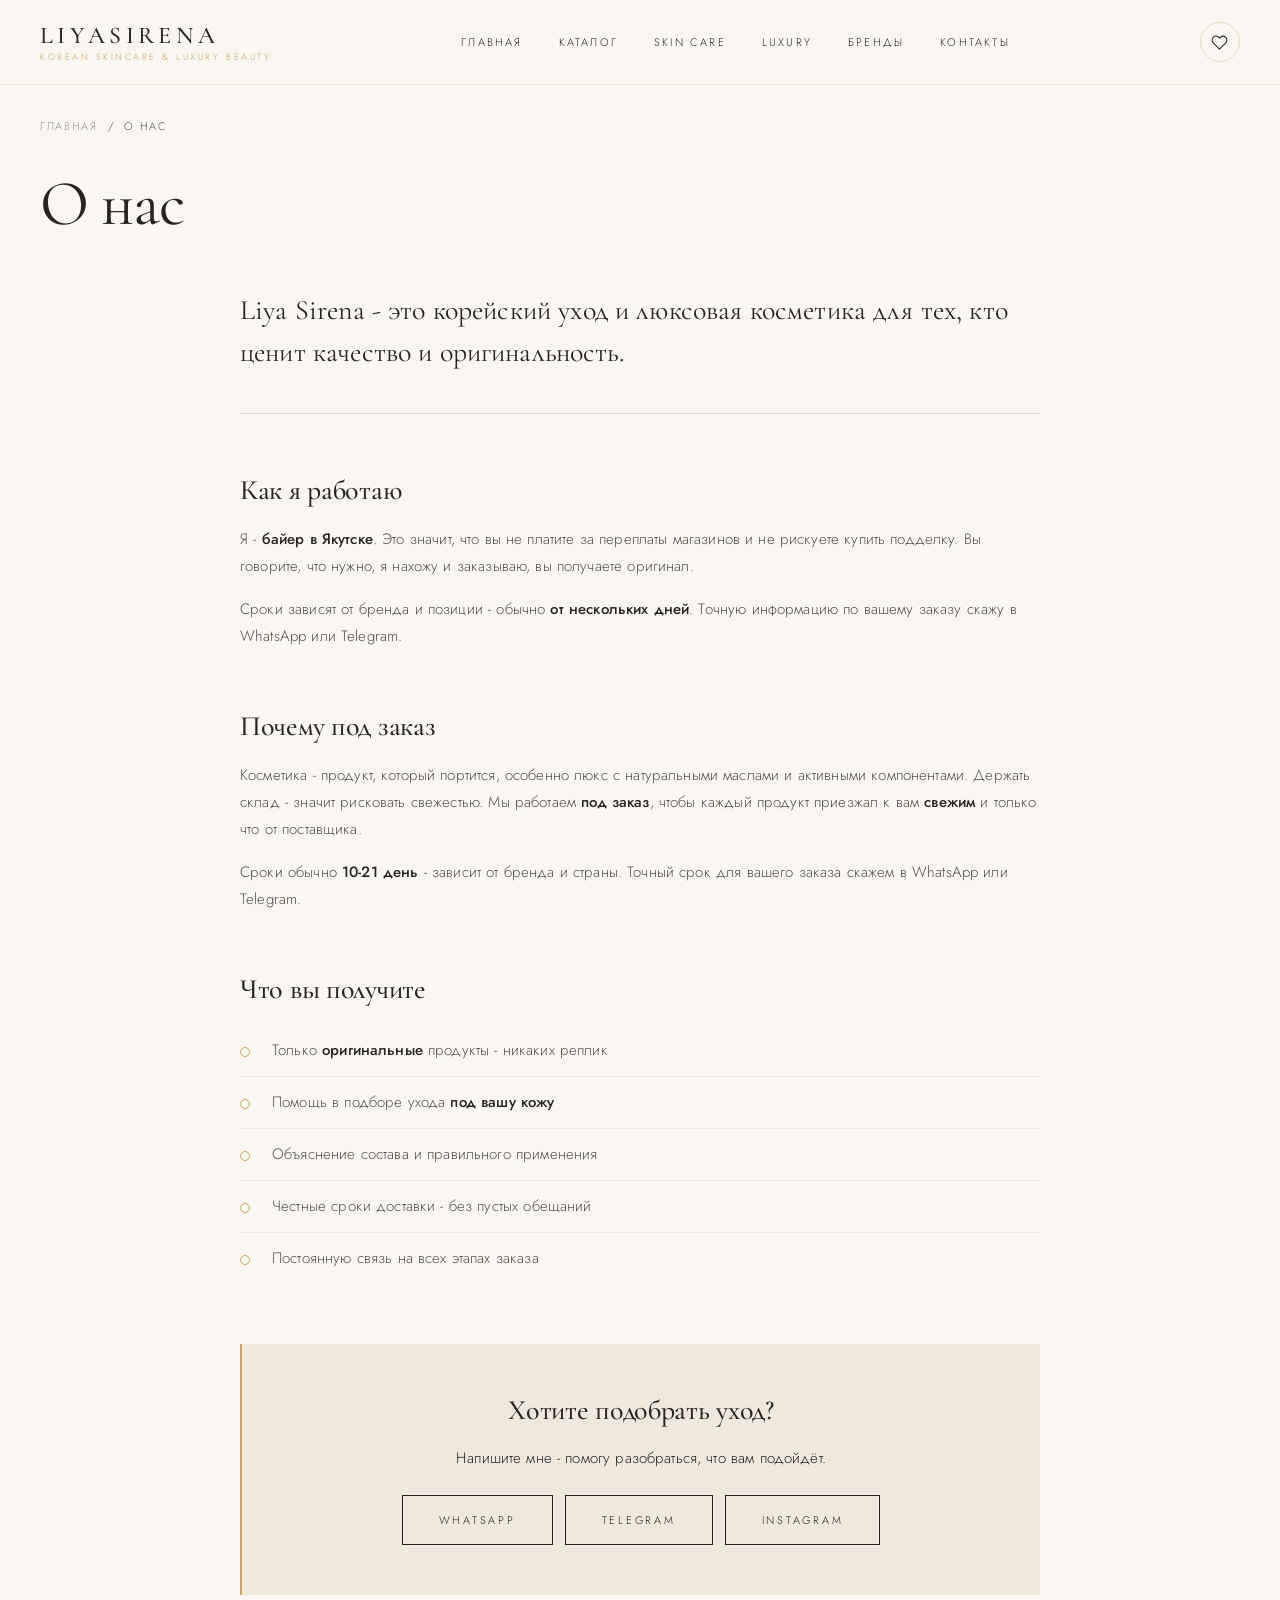
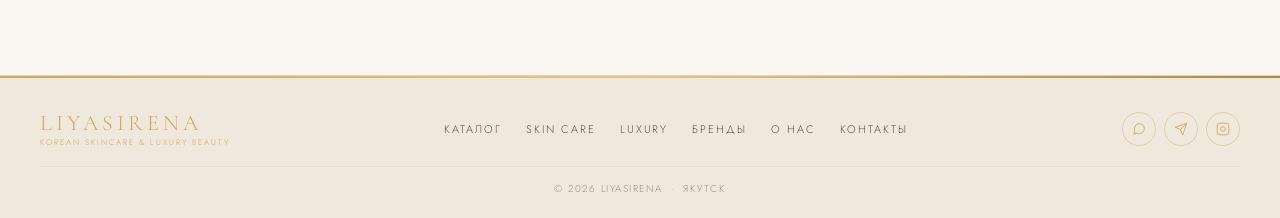
<file: about.html>
<!DOCTYPE html>
<html lang="ru">
<head>
  <meta charset="UTF-8">
  <meta name="viewport" content="width=device-width, initial-scale=1.0">

  <meta http-equiv="cache-control" content="no-cache">
  <meta http-equiv="expires" content="0">
  <meta http-equiv="pragma" content="no-cache">

  <title>О нас · LiyasIrena</title>
  <meta name="description" content="История Дшнфышкутф. Корейский уход и люксовая косметика с доставкой.">

  <link rel="preconnect" href="https://fonts.googleapis.com">
  <link rel="preconnect" href="https://fonts.gstatic.com" crossorigin>
  <link href="https://fonts.googleapis.com/css2?family=Cormorant+Garamond:wght@300;400;500;600&family=Jost:wght@300;400;500&display=swap" rel="stylesheet">

  <link rel="stylesheet" href="css/style.css">
</head>
<body>

  <div id="header"></div>

  <div class="container">

    <div class="breadcrumbs">
      <a href="index.html">Главная</a>
      <span>/</span>
      <span>О нас</span>
    </div>

    <h1 class="page-title">О нас</h1>

    <div class="about">

      <div class="about__intro">
        <p class="about__lead">
          <span class="shop-name">Liyasirena</span> - это корейский уход
          и люксовая косметика для тех, кто ценит качество и оригинальность.
        </p>
      </div>

      <div class="about__block">
  <h2 class="about__heading">Как я работаю</h2>
  <p>
    Я - <strong>байер в Якутске</strong>. Это значит, что вы не платите
    за переплаты магазинов и не рискуете купить подделку. Вы говорите,
    что нужно, я нахожу и заказываю, вы получаете оригинал.
  </p>
  <p>
    Сроки зависят от бренда и позиции - обычно <strong>от нескольких дней</strong>.
    Точную информацию по вашему заказу скажу в WhatsApp или Telegram.
  </p>
</div>

      <div class="about__block">
        <h2 class="about__heading">Почему под заказ</h2>
        <p>
          Косметика - продукт, который портится, особенно люкс с натуральными
          маслами и активными компонентами. Держать склад - значит рисковать
          свежестью. Мы работаем <strong>под заказ</strong>, чтобы каждый
          продукт приезжал к вам <strong>свежим</strong> и только что от
          поставщика.
        </p>
        <p>
          Сроки обычно <strong>10-21 день</strong> - зависит от бренда и страны.
          Точный срок для вашего заказа скажем в WhatsApp или Telegram.
        </p>
      </div>

      <div class="about__block">
        <h2 class="about__heading">Что вы получите</h2>
        <ul class="about__list">
          <li>Только <strong>оригинальные</strong> продукты - никаких реплик</li>
          <li>Помощь в подборе ухода <strong>под вашу кожу</strong></li>
          <li>Объяснение состава и правильного применения</li>
          <li>Честные сроки доставки - без пустых обещаний</li>
          <li>Постоянную связь на всех этапах заказа</li>
        </ul>
      </div>

      <div class="about__cta">
        <h2 class="about__heading">Хотите подобрать уход?</h2>
        <p>Напишите мне - помогу разобраться, что вам подойдёт.</p>
        <div class="about__actions">
          <a href="#" class="btn btn--whatsapp link-whatsapp">WhatsApp</a>
          <a href="#" class="btn btn--telegram link-telegram">Telegram</a>
          <a href="#" class="btn btn--instagram link-instagram">Instagram</a>
        </div>
      </div>

    </div>
  </div>

  <div id="footer"></div>

  <button class="to-top" id="toTop" aria-label="Наверх">
    <svg viewBox="0 0 24 24">
      <polyline points="18 15 12 9 6 15"/>
    </svg>
  </button>

  <div class="toast" id="toast"></div>

  <script src="js/config.js"></script>
  <script src="js/header.js"></script>
  <script src="js/footer.js"></script>
  <script src="js/main.js"></script>

  <style>
    .about {
      max-width: 800px;
      margin: 0 auto 80px;
    }

    .about__intro {
      margin-bottom: 60px;
      padding-bottom: 40px;
      border-bottom: 1px solid rgba(184, 149, 106, 0.3);
    }

    .about__lead {
      font-family: 'Cormorant Garamond', serif;
      font-size: 28px;
      line-height: 1.5;
      color: var(--ink);
      font-weight: 400;
    }

    .about__block {
      margin-bottom: 60px;
    }

    .about__heading {
      font-family: 'Cormorant Garamond', serif;
      font-size: 28px;
      margin-bottom: 20px;
      color: var(--ink);
      font-weight: 500;
    }

    .about__block p {
      font-size: 15px;
      line-height: 1.8;
      color: var(--ink-soft);
      margin-bottom: 16px;
    }

    .about__block p strong {
      color: var(--ink);
      font-weight: 500;
    }

    .about__list {
      list-style: none;
      padding: 0;
    }

    .about__list li {
      font-size: 15px;
      line-height: 1.8;
      color: var(--ink-soft);
      padding: 12px 0 12px 32px;
      position: relative;
      border-bottom: 1px solid rgba(0, 0, 0, 0.06);
    }

    .about__list li:last-child {
      border-bottom: none;
    }

    .about__list li::before {
      content: '';
      position: absolute;
      left: 0;
      top: 22px;
      width: 8px;
      height: 8px;
      border: 1px solid var(--gold);
      border-radius: 50%;
    }

    .about__list strong {
      color: var(--ink);
      font-weight: 500;
    }

    .about__cta {
      padding: 50px 40px;
      background: var(--sand);
      border-left: 2px solid var(--gold);
      text-align: center;
    }

    .about__cta p {
      margin-bottom: 24px;
    }

    .about__actions {
      display: flex;
      gap: 12px;
      justify-content: center;
      flex-wrap: wrap;
    }

    .about__actions .btn {
      border-color: var(--ink);
      color: var(--ink);
    }

    .about__actions .btn:hover {
      background: var(--ink);
      color: var(--cream);
    }

    body.theme-luxury .about__cta {
      background: #1A1A1A;
    }

    @media (max-width: 768px) {
      .about__lead { font-size: 22px; }
      .about__heading { font-size: 22px; }
      .about__block { margin-bottom: 40px; }
      .about__cta { padding: 32px 20px; }
    }
  </style>

</body>
</html>
</file>
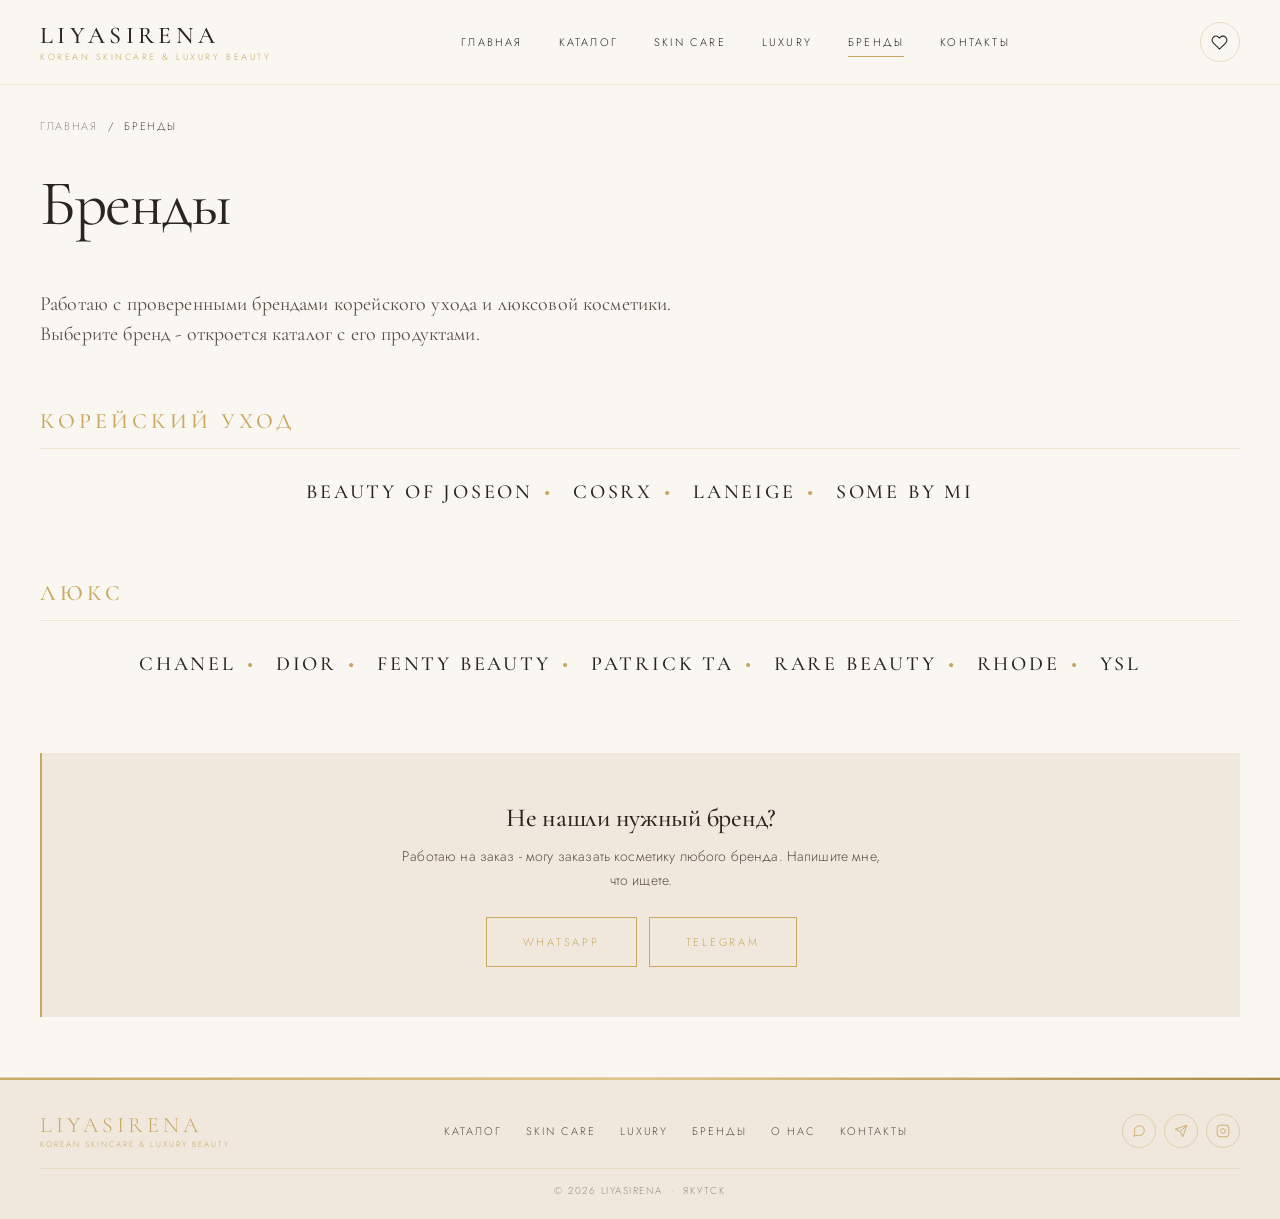
<file: brands.html>
<!DOCTYPE html>
<html lang="ru">
<head>
  <meta charset="UTF-8">
  <meta name="viewport" content="width=device-width, initial-scale=1.0">

  <meta http-equiv="cache-control" content="no-cache">
  <meta http-equiv="expires" content="0">
  <meta http-equiv="pragma" content="no-cache">

  <title>Бренды · Liya Sirena</title>
  <meta name="description" content="Все бренды корейской и люксовой косметики в Liya Sirena.">

  <link rel="preconnect" href="https://fonts.googleapis.com">
  <link rel="preconnect" href="https://fonts.gstatic.com" crossorigin>
  <link href="https://fonts.googleapis.com/css2?family=Cormorant+Garamond:wght@300;400;500;600&family=Jost:wght@300;400;500&display=swap" rel="stylesheet">

  <link rel="stylesheet" href="css/style.css">
</head>
<body>

  <div id="header"></div>

  <div class="container">

    <div class="breadcrumbs">
      <a href="index.html">Главная</a>
      <span>/</span>
      <span>Бренды</span>
    </div>

    <h1 class="page-title">Бренды</h1>

    <p class="brands-intro">
      Работаю с проверенными брендами корейского ухода и люксовой косметики.
      Выберите бренд - откроется каталог с его продуктами.
    </p>

    <section class="brands-section-v2">
      <h2 class="brands-section-v2__title">Корейский уход</h2>
      <div class="brands-grid-v2" id="kbeautyBrands"></div>
    </section>

    <section class="brands-section-v2">
      <h2 class="brands-section-v2__title">Люкс</h2>
      <div class="brands-grid-v2" id="luxuryBrands"></div>
    </section>

    <div class="brands-cta">
      <h3 class="brands-cta__title">Не нашли нужный бренд?</h3>
      <p class="brands-cta__text">
        Работаю на заказ - могу заказать косметику любого бренда.
        Напишите мне, что ищете.
      </p>
      <div class="brands-cta__actions">
        <a href="#" class="btn btn--outline link-whatsapp">WhatsApp</a>
        <a href="#" class="btn btn--outline link-telegram">Telegram</a>
      </div>
    </div>

  </div>

  <div id="footer"></div>

  <button class="to-top" id="toTop" aria-label="Наверх">
    <svg viewBox="0 0 24 24">
      <polyline points="18 15 12 9 6 15"/>
    </svg>
  </button>

  <div class="toast" id="toast"></div>

  <script src="js/config.js"></script>
  <script src="js/header.js"></script>
  <script src="js/footer.js"></script>
  <script src="js/main.js"></script>

  <script>
    document.addEventListener('DOMContentLoaded', () => {
      fetch('data/products.json')
        .then(res => res.json())
        .then(products => {
          const kbeauty = [...new Set(
            products.filter(p => p.line === 'kbeauty').map(p => p.brand)
          )].sort();

          const luxury = [...new Set(
            products.filter(p => p.line === 'luxury').map(p => p.brand)
          )].sort();

          const kEl = document.getElementById('kbeautyBrands');
          const lEl = document.getElementById('luxuryBrands');

          if (kEl) kEl.innerHTML = kbeauty.map(b => renderBrand(b, 'kbeauty')).join('');
          if (lEl) lEl.innerHTML = luxury.map(b => renderBrand(b, 'luxury')).join('');
        })
        .catch(err => console.error('Ошибка:', err));

      function renderBrand(brand, line) {
        return `<a href="catalog.html?line=${line}&brand=${encodeURIComponent(brand)}" class="brand-card-v2">${brand}</a>`;
      }
    });
  </script>

</body>
</html>
</file>
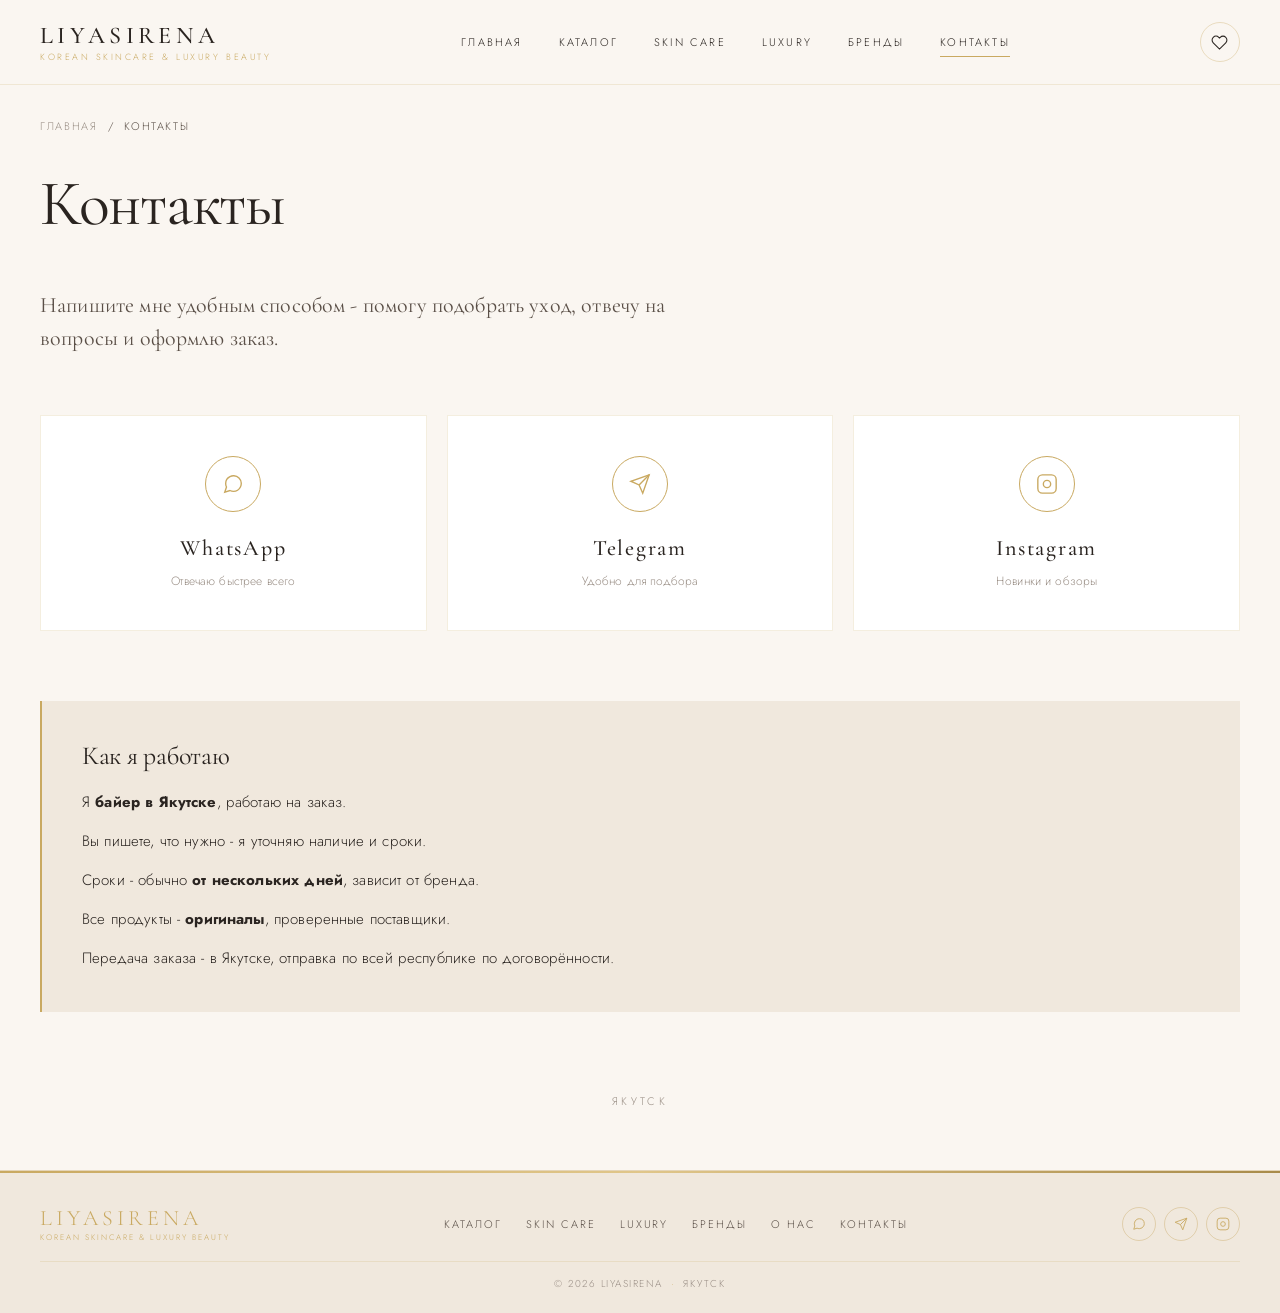
<file: contacts.html>
<!DOCTYPE html>
<html lang="ru">
<head>
  <meta charset="UTF-8">
  <meta name="viewport" content="width=device-width, initial-scale=1.0">

  <meta http-equiv="cache-control" content="no-cache">
  <meta http-equiv="expires" content="0">
  <meta http-equiv="pragma" content="no-cache">

  <title>Контакты · Liya Sirena</title>
  <meta name="description" content="Свяжитесь с Liya Sirena в WhatsApp, Telegram или Instagram. Байер в Якутске.">

  <link rel="preconnect" href="https://fonts.googleapis.com">
  <link rel="preconnect" href="https://fonts.gstatic.com" crossorigin>
  <link href="https://fonts.googleapis.com/css2?family=Cormorant+Garamond:wght@300;400;500;600&family=Jost:wght@300;400;500&display=swap" rel="stylesheet">

  <link rel="stylesheet" href="css/style.css">
</head>
<body>

  <div id="header"></div>

  <div class="container">

    <div class="breadcrumbs">
      <a href="index.html">Главная</a>
      <span>/</span>
      <span>Контакты</span>
    </div>

    <h1 class="page-title">Контакты</h1>

    <p class="contacts-lead">
      Напишите мне удобным способом - помогу подобрать уход, отвечу на вопросы и оформлю заказ.
    </p>

    <!-- Соцсети -->
    <div class="contacts-socials">

      <a href="#" class="contacts-social link-whatsapp">
        <div class="contacts-social__icon">
          <svg viewBox="0 0 24 24">
            <path d="M21 11.5a8.38 8.38 0 0 1-.9 3.8 8.5 8.5 0 0 1-7.6 4.7 8.38 8.38 0 0 1-3.8-.9L3 21l1.9-5.7a8.38 8.38 0 0 1-.9-3.8 8.5 8.5 0 0 1 4.7-7.6 8.38 8.38 0 0 1 3.8-.9h.5a8.48 8.48 0 0 1 8 8v.5z"/>
          </svg>
        </div>
        <div class="contacts-social__name">WhatsApp</div>
        <div class="contacts-social__desc">Отвечаю быстрее всего</div>
      </a>

      <a href="#" class="contacts-social link-telegram">
        <div class="contacts-social__icon">
          <svg viewBox="0 0 24 24">
            <path d="M22 2L11 13"/>
            <path d="M22 2l-7 20-4-9-9-4 20-7z"/>
          </svg>
        </div>
        <div class="contacts-social__name">Telegram</div>
        <div class="contacts-social__desc">Удобно для подбора</div>
      </a>

      <a href="#" class="contacts-social link-instagram">
        <div class="contacts-social__icon">
          <svg viewBox="0 0 24 24">
            <rect x="2" y="2" width="20" height="20" rx="5"/>
            <circle cx="12" cy="12" r="4"/>
            <line x1="17.5" y1="6.5" x2="17.5" y2="6.5"/>
          </svg>
        </div>
        <div class="contacts-social__name">Instagram</div>
        <div class="contacts-social__desc">Новинки и обзоры</div>
      </a>

    </div>

    <!-- Как я работаю -->
    <div class="how-we-work contacts-how">
      <h3 class="how-we-work__title">Как я работаю</h3>
      <p class="how-we-work__text">
        Я <strong>байер в Якутске</strong>, работаю на заказ.
      </p>
      <p class="how-we-work__text">
        Вы пишете, что нужно - я уточняю наличие и сроки.
      </p>
      <p class="how-we-work__text">
        Сроки - обычно <strong>от нескольких дней</strong>, зависит от бренда.
      </p>
      <p class="how-we-work__text">
        Все продукты - <strong>оригиналы</strong>, проверенные поставщики.
      </p>
      <p class="how-we-work__text">
        Передача заказа - в Якутске, отправка по всей республике по договорённости.
      </p>
    </div>

    <!-- Город -->
    <div class="contacts-city">
      <span class="shop-city">Якутск</span>
    </div>

  </div>

  <div id="footer"></div>

  <button class="to-top" id="toTop" aria-label="Наверх">
    <svg viewBox="0 0 24 24">
      <polyline points="18 15 12 9 6 15"/>
    </svg>
  </button>

  <div class="toast" id="toast"></div>

  <script src="js/config.js"></script>
  <script src="js/header.js"></script>
  <script src="js/footer.js"></script>
  <script src="js/main.js"></script>

</body>
</html>
</file>
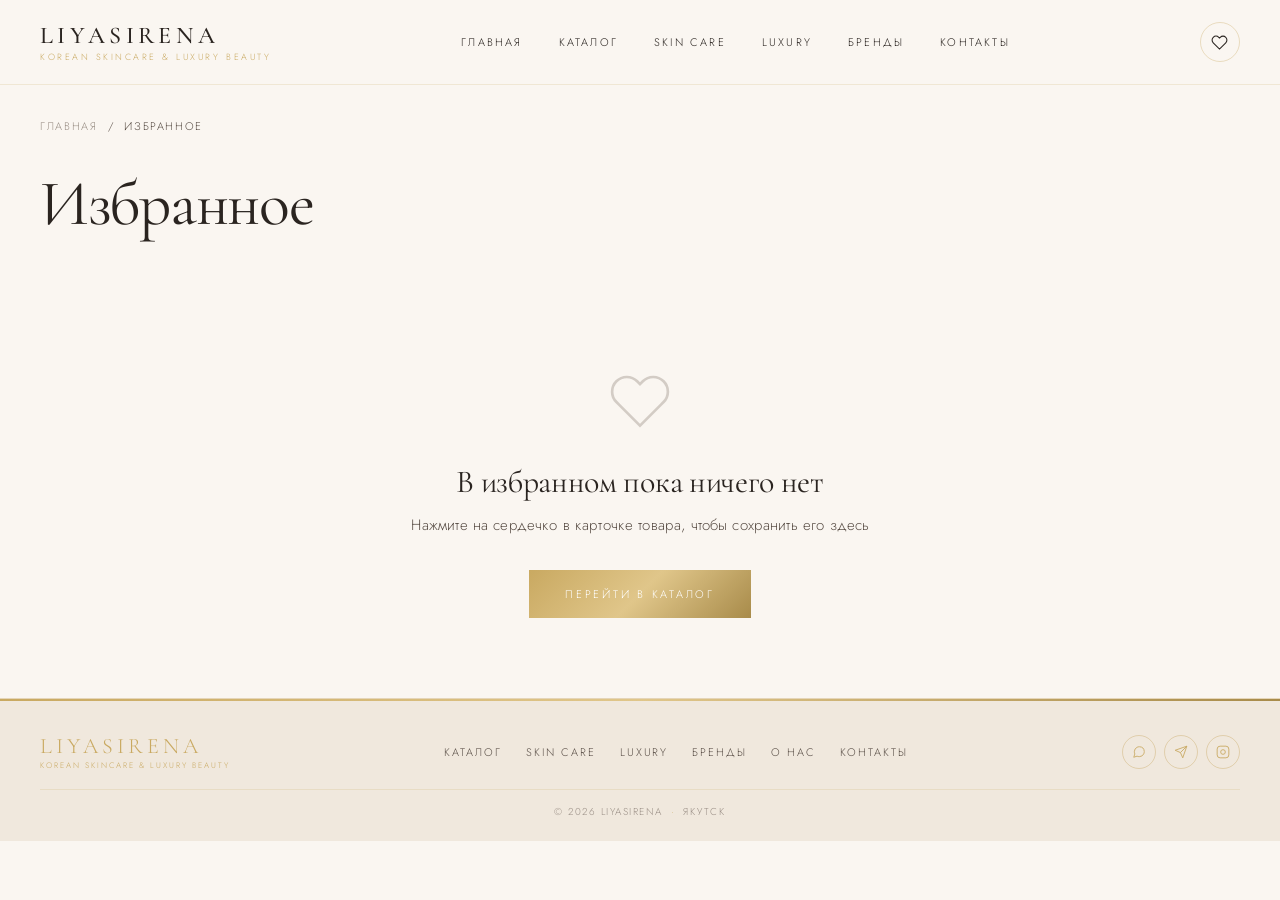
<file: favorites.html>
<!DOCTYPE html>
<html lang="ru">
<head>
  <meta charset="UTF-8">
  <meta name="viewport" content="width=device-width, initial-scale=1.0">

  <meta http-equiv="cache-control" content="no-cache">
  <meta http-equiv="expires" content="0">
  <meta http-equiv="pragma" content="no-cache">

  <title>Избранное · Liya Sirena</title>

  <link rel="preconnect" href="https://fonts.googleapis.com">
  <link rel="preconnect" href="https://fonts.gstatic.com" crossorigin>
  <link href="https://fonts.googleapis.com/css2?family=Cormorant+Garamond:wght@300;400;500;600&family=Jost:wght@300;400;500&display=swap" rel="stylesheet">

  <link rel="stylesheet" href="css/style.css">
</head>
<body>

  <div id="header"></div>

  <div class="container">

    <div class="breadcrumbs">
      <a href="index.html">Главная</a>
      <span>/</span>
      <span>Избранное</span>
    </div>

    <h1 class="page-title">Избранное</h1>

    <div class="favorites" id="favoritesContainer">
      <p class="favorites__loading">Загрузка...</p>
    </div>

  </div>

  <div id="footer"></div>

  <button class="to-top" id="toTop" aria-label="Наверх">
    <svg viewBox="0 0 24 24">
      <polyline points="18 15 12 9 6 15"/>
    </svg>
  </button>

  <div class="toast" id="toast"></div>

  <script src="js/config.js"></script>
  <script src="js/header.js"></script>
  <script src="js/footer.js"></script>
  <script src="js/main.js"></script>
  <script src="js/favorites.js"></script>

  <style>
    .favorites__loading {
      text-align: center;
      padding: 80px 20px;
      color: var(--ink-light);
      font-size: 14px;
      letter-spacing: 0.15em;
      text-transform: uppercase;
    }

    .favorites__empty {
      text-align: center;
      padding: 80px 20px;
    }

    .favorites__empty svg {
      width: 64px;
      height: 64px;
      stroke: var(--ink-light);
      fill: none;
      stroke-width: 1;
      margin-bottom: 24px;
      opacity: 0.4;
    }

    .favorites__empty h2 {
      font-family: 'Cormorant Garamond', serif;
      font-size: 32px;
      margin-bottom: 12px;
      font-weight: 400;
    }

    .favorites__empty p {
      color: var(--ink-soft);
      margin-bottom: 32px;
    }

    .favorites__top {
      display: flex;
      justify-content: space-between;
      align-items: center;
      margin-bottom: 32px;
      gap: 16px;
      flex-wrap: wrap;
    }

    .favorites__count {
      font-size: 11px;
      color: var(--ink-light);
      letter-spacing: 0.2em;
      text-transform: uppercase;
    }

    .favorites__clear {
      font-size: 11px;
      color: var(--gold);
      letter-spacing: 0.2em;
      text-transform: uppercase;
      border-bottom: 1px solid var(--gold);
      padding-bottom: 2px;
      cursor: pointer;
      transition: var(--transition);
      background: none;
      border-top: none;
      border-left: none;
      border-right: none;
    }

    .favorites__clear:hover {
      color: var(--red);
      border-color: var(--red);
    }
  </style>

</body>
</html>
</file>
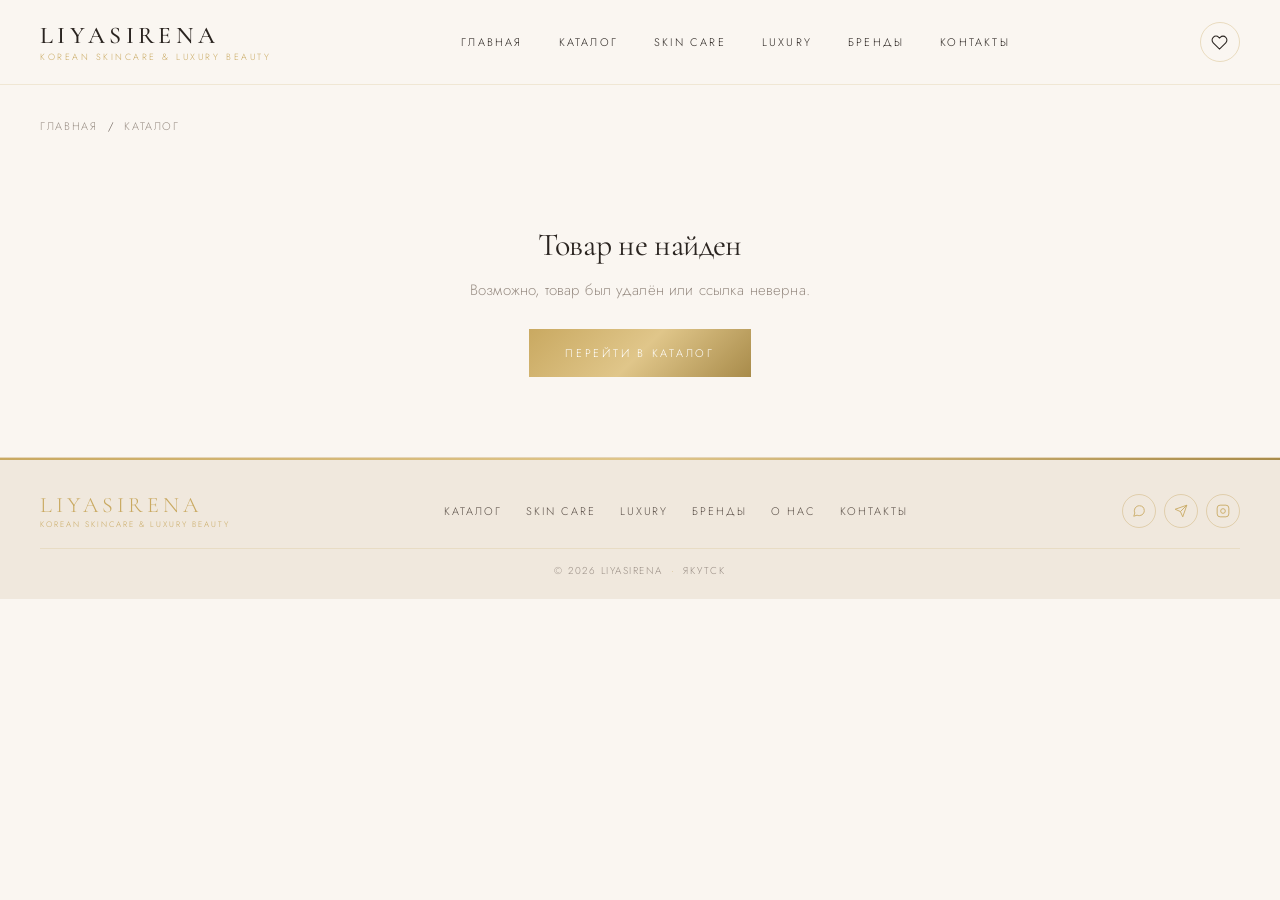
<file: product.html>
<!DOCTYPE html>
<html lang="ru">
<head>
  <meta charset="UTF-8">
  <meta name="viewport" content="width=device-width, initial-scale=1.0">

  <meta http-equiv="cache-control" content="no-cache">
  <meta http-equiv="expires" content="0">
  <meta http-equiv="pragma" content="no-cache">

  <title>Товар · Liya Sirena</title>
  <meta name="description" content="Описание товара">

  <link rel="preconnect" href="https://fonts.googleapis.com">
  <link rel="preconnect" href="https://fonts.gstatic.com" crossorigin>
  <link href="https://fonts.googleapis.com/css2?family=Cormorant+Garamond:wght@300;400;500;600&family=Jost:wght@300;400;500&display=swap" rel="stylesheet">

  <link rel="stylesheet" href="css/style.css">
  <link rel="stylesheet" href="css/product.css">
</head>
<body>

  <div id="header"></div>

  <div class="container">

    <div class="breadcrumbs" id="breadcrumbs">
      <a href="index.html">Главная</a>
      <span>/</span>
      <a href="catalog.html">Каталог</a>
    </div>

    <div id="productContainer">
      <div class="product-skeleton">
        <div class="product-skeleton__image"></div>
        <div class="product-skeleton__info">
          <div class="product-skeleton__line" style="width:30%"></div>
          <div class="product-skeleton__line" style="width:80%; height:32px;"></div>
          <div class="product-skeleton__line" style="width:40%"></div>
          <div class="product-skeleton__line" style="width:60%"></div>
          <div class="product-skeleton__line" style="width:100%; height:100px;"></div>
        </div>
      </div>
    </div>

    <section class="similar" id="similarSection" style="display:none">
      <h2 class="similar__title">Похожие товары</h2>
      <div class="products-grid" id="similarGrid"></div>
    </section>

  </div>

  <div id="footer"></div>

  <button class="to-top" id="toTop" aria-label="Наверх">
    <svg viewBox="0 0 24 24">
      <polyline points="18 15 12 9 6 15"/>
    </svg>
  </button>

  <div class="toast" id="toast"></div>

  <script src="js/config.js"></script>
  <script src="js/header.js"></script>
  <script src="js/footer.js"></script>
  <script src="js/main.js"></script>
  <script src="js/product.js"></script>

</body>
</html>
</file>
<file: css/style.css>
/* ============================================
   LIYASIRENA — СВЕТЛЫЙ ЛЮКС
   ============================================ */

* { margin: 0; padding: 0; box-sizing: border-box; }

:root {
  /* Фон */
  --cream: #FAF6F1;
  --sand: #F0E8DD;
  --white: #FFFFFF;
  --beige-warm: #E8DCCA;

  /* Текст */
  --ink: #2A2420;
  --ink-soft: #5A4F47;
  --ink-light: #9A8F86;

  /* Золото — с градиентом */
  --gold: #C9A961;
  --gold-light: #E0C68A;
  --gold-deep: #A88B4A;
  --gold-gradient: linear-gradient(135deg, #C9A961 0%, #E0C68A 50%, #A88B4A 100%);

  /* Служебные */
  --green: #7FB77E;
  --red: #C0605B;
  --yellow: #C9A961;

  /* Тени */
  --shadow-sm: 0 1px 3px rgba(61, 46, 35, 0.05);
  --shadow-md: 0 8px 24px rgba(61, 46, 35, 0.08);
  --shadow-lg: 0 20px 60px rgba(61, 46, 35, 0.12);

  --transition: 0.3s cubic-bezier(0.4, 0, 0.2, 1);
  --transition-slow: 0.7s cubic-bezier(0.4, 0, 0.2, 1);
  --transition-theme: 0.8s ease;
}

html { scroll-behavior: smooth; }

body {
  font-family: 'Jost', -apple-system, BlinkMacSystemFont, sans-serif;
  background-color: var(--cream);
  color: var(--ink);
  line-height: 1.65;
  font-weight: 300;
  font-size: 15px;
  transition: background-color var(--transition-theme), color var(--transition-theme);
  overflow-x: hidden;
  letter-spacing: 0.01em;
}

h1, h2, h3, h4 {
  font-family: 'Cormorant Garamond', serif;
  font-weight: 400;
  line-height: 1.15;
  letter-spacing: -0.01em;
}

h1 { font-size: 72px; }
h2 { font-size: 48px; }
h3 { font-size: 28px; }

a { text-decoration: none; color: inherit; transition: color var(--transition); }
img { max-width: 100%; display: block; }
button { font-family: inherit; cursor: pointer; border: none; background: none; color: inherit; }

.container {
  max-width: 1360px;
  margin: 0 auto;
  padding: 0 40px;
}

/* Золотой градиентный текст */
.gold-text {
  background: var(--gold-gradient);
  -webkit-background-clip: text;
  -webkit-text-fill-color: transparent;
  background-clip: text;
}

/* ШАПКА */
.header {
  position: sticky;
  top: 0;
  z-index: 1000;
  background: var(--cream);
  border-bottom: 1px solid rgba(201, 169, 97, 0.2);
  transition: background var(--transition-theme), border-color var(--transition-theme);
}

.header__inner {
  display: flex;
  align-items: center;
  justify-content: space-between;
  padding: 22px 0;
  gap: 20px;
}

.header__logo {
  display: flex;
  flex-direction: column;
  gap: 4px;
  text-decoration: none;
  flex-shrink: 0;
}

.header__logo-name {
  font-family: 'Cormorant Garamond', serif;
  font-size: 24px;
  font-weight: 500;
  color: var(--ink);
  letter-spacing: 0.18em;
  text-transform: uppercase;
  line-height: 1;
  white-space: nowrap;
}

.header__logo-slogan {
  font-family: 'Jost', sans-serif;
  font-size: 9px;
  font-weight: 300;
  color: var(--gold);
  letter-spacing: 0.28em;
  text-transform: uppercase;
  line-height: 1;
  white-space: nowrap;
}

.header__nav {
  display: flex;
  gap: 36px;
  align-items: center;
}

.header__nav a {
  font-size: 11px;
  color: var(--ink);
  position: relative;
  padding: 4px 0;
  text-transform: uppercase;
  letter-spacing: 0.2em;
  transition: color var(--transition);
}

.header__nav a::after {
  content: '';
  position: absolute;
  bottom: -2px;
  left: 0;
  width: 0;
  height: 1px;
  background: var(--gold);
  transition: width var(--transition);
}

.header__nav a:hover::after,
.header__nav a.active::after { width: 100%; }
.header__nav a:hover { color: var(--gold); }

.header__actions { display: flex; align-items: center; gap: 14px; }

.header__icon {
  width: 40px;
  height: 40px;
  display: flex;
  align-items: center;
  justify-content: center;
  border: 1px solid rgba(201, 169, 97, 0.35);
  border-radius: 50%;
  transition: var(--transition);
  position: relative;
}

.header__icon:hover {
  background: var(--gold);
  border-color: var(--gold);
}

.header__icon:hover svg { stroke: #fff; }

.header__icon svg {
  width: 17px;
  height: 17px;
  stroke: var(--ink);
  fill: none;
  stroke-width: 1.5;
  transition: stroke var(--transition);
}

.header__badge {
  position: absolute;
  top: -4px;
  right: -4px;
  background: var(--gold);
  color: #fff;
  font-size: 10px;
  min-width: 18px;
  height: 18px;
  border-radius: 9px;
  display: flex;
  align-items: center;
  justify-content: center;
  padding: 0 4px;
}

.header__burger {
  display: none;
  flex-direction: column;
  gap: 5px;
  width: 40px;
  height: 40px;
  align-items: center;
  justify-content: center;
}

.header__burger span {
  display: block;
  width: 22px;
  height: 1px;
  background: var(--ink);
  transition: var(--transition);
}

.header__burger.active span:nth-child(1) { transform: translateY(6px) rotate(45deg); }
.header__burger.active span:nth-child(2) { opacity: 0; }
.header__burger.active span:nth-child(3) { transform: translateY(-6px) rotate(-45deg); }

/* ============================================
   ПОДВАЛ — КОМПАКТНЫЙ, В ОДНУ ЛИНИЮ
   ============================================ */
.footer {
  background: var(--sand);
  color: var(--ink);
  margin-top: 0;
  padding: 36px 0 20px;
  border-top: 1px solid rgba(201, 169, 97, 0.3);
  position: relative;
}

/* Золотая полоса сверху */
.footer::before {
  content: '';
  position: absolute;
  top: 0;
  left: 0;
  right: 0;
  height: 2px;
  background: var(--gold-gradient);
}

.footer__inner {
  display: flex;
  align-items: center;
  justify-content: space-between;
  gap: 30px;
  flex-wrap: wrap;
  padding-bottom: 20px;
  border-bottom: 1px solid rgba(201, 169, 97, 0.2);
}

/* Логотип слева */
.footer__brand {
  flex-shrink: 0;
}

.footer__title {
  font-family: 'Cormorant Garamond', serif;
  font-size: 22px;
  letter-spacing: 0.18em;
  text-transform: uppercase;
  color: var(--ink);
  line-height: 1;
  margin-bottom: 4px;
}

.footer__title span { color: var(--gold); }

.footer__slogan {
  font-family: 'Jost', sans-serif;
  font-size: 8px;
  color: var(--gold);
  letter-spacing: 0.25em;
  text-transform: uppercase;
  line-height: 1;
}

/* Меню в центре — горизонтально */
.footer__nav {
  display: flex;
  gap: 24px;
  flex-wrap: wrap;
  justify-content: center;
  flex: 1;
}

.footer__nav a {
  font-size: 11px;
  color: var(--ink-soft);
  text-transform: uppercase;
  letter-spacing: 0.18em;
  transition: color var(--transition);
  white-space: nowrap;
}

.footer__nav a:hover { color: var(--gold); }

/* Соцсети справа */
.footer__socials {
  display: flex;
  gap: 8px;
  flex-shrink: 0;
}

.footer__social {
  width: 34px;
  height: 34px;
  border: 1px solid rgba(201, 169, 97, 0.4);
  border-radius: 50%;
  display: flex;
  align-items: center;
  justify-content: center;
  transition: var(--transition);
}

.footer__social:hover {
  background: var(--gold);
  border-color: var(--gold);
  transform: translateY(-2px);
}

.footer__social svg {
  width: 14px;
  height: 14px;
  stroke: var(--gold);
  fill: none;
  stroke-width: 1.5;
  transition: stroke var(--transition);
}

.footer__social:hover svg { stroke: #fff; }

/* Нижняя линия — копирайт */
.footer__bottom {
  display: flex;
  align-items: center;
  justify-content: center;
  gap: 8px;
  padding-top: 14px;
  font-size: 10px;
  color: var(--ink-light);
  letter-spacing: 0.15em;
  text-transform: uppercase;
}

.footer__dot { color: var(--gold); }

/* Адаптация футера */
@media (max-width: 900px) {
  .footer__inner {
    flex-direction: column;
    gap: 20px;
    text-align: center;
  }

  .footer__nav {
    gap: 14px 20px;
  }

  .footer__nav a { font-size: 10px; }
}

@media (max-width: 768px) {
  .footer {
    padding: 24px 0 14px;
  }

  .footer__inner {
    gap: 16px;
    padding-bottom: 14px;
  }

  .footer__title { font-size: 18px; margin-bottom: 3px; }
  .footer__slogan { font-size: 7px; letter-spacing: 0.2em; }

  .footer__nav { gap: 10px 16px; }
  .footer__nav a { font-size: 9px; letter-spacing: 0.15em; }

  .footer__socials { gap: 6px; }
  .footer__social { width: 30px; height: 30px; }
  .footer__social svg { width: 12px; height: 12px; }

  .footer__bottom {
    padding-top: 10px;
    font-size: 8px;
    letter-spacing: 0.12em;
    gap: 5px;
  }
}

/* КНОПКИ */
.btn {
  display: inline-flex;
  align-items: center;
  justify-content: center;
  gap: 10px;
  padding: 15px 36px;
  font-family: 'Jost', sans-serif;
  font-size: 11px;
  letter-spacing: 0.25em;
  text-transform: uppercase;
  transition: var(--transition);
  cursor: pointer;
  border: 1px solid transparent;
  background: transparent;
  color: var(--ink);
  white-space: nowrap;
  position: relative;
  overflow: hidden;
}

.btn--primary {
  background: var(--gold-gradient);
  color: #fff;
  border: none;
}

.btn--primary:hover {
  filter: brightness(1.05);
  transform: translateY(-1px);
  box-shadow: 0 6px 20px rgba(201, 169, 97, 0.35);
}

.btn--outline {
  background: transparent;
  border: 1px solid var(--gold);
  color: var(--gold);
}

.btn--outline:hover {
  background: var(--gold);
  color: #fff;
}

.btn--gold {
  background: var(--gold-gradient);
  color: #fff;
  border: none;
}

.btn--gold:hover {
  filter: brightness(1.05);
  transform: translateY(-1px);
  box-shadow: 0 6px 20px rgba(201, 169, 97, 0.35);
}

.btn--whatsapp, .btn--telegram, .btn--instagram {
  background: transparent;
  border: 1px solid var(--gold);
  color: var(--gold);
}

.btn--whatsapp:hover, .btn--telegram:hover, .btn--instagram:hover {
  background: var(--gold);
  color: #fff;
}

/* ХЛЕБНЫЕ КРОШКИ */
.breadcrumbs {
  padding: 32px 0 12px;
  font-size: 11px;
  color: var(--ink-light);
  display: flex;
  flex-wrap: wrap;
  gap: 10px;
  letter-spacing: 0.15em;
  text-transform: uppercase;
}

.breadcrumbs a:hover { color: var(--gold); }
.breadcrumbs span { color: var(--ink-soft); }

.page-title {
  font-size: 64px;
  margin: 20px 0 48px;
  letter-spacing: -0.02em;
}

/* АНИМАЦИИ */
.reveal {
  opacity: 0;
  transform: translateY(30px);
  transition: opacity var(--transition-slow), transform var(--transition-slow);
}

.reveal.visible { opacity: 1; transform: translateY(0); }

.to-top {
  position: fixed;
  bottom: 30px;
  right: 30px;
  width: 48px;
  height: 48px;
  border-radius: 50%;
  background: var(--gold-gradient);
  color: #fff;
  display: flex;
  align-items: center;
  justify-content: center;
  box-shadow: 0 4px 16px rgba(201, 169, 97, 0.35);
  opacity: 0;
  visibility: hidden;
  transform: translateY(20px);
  transition: var(--transition);
  z-index: 900;
  cursor: pointer;
}

.to-top.visible { opacity: 1; visibility: visible; transform: translateY(0); }
.to-top:hover { transform: translateY(-3px); box-shadow: 0 6px 24px rgba(201, 169, 97, 0.5); }
.to-top svg { width: 20px; height: 20px; stroke: #fff; fill: none; stroke-width: 1.8; }

.toast {
  position: fixed;
  bottom: 30px;
  left: 50%;
  transform: translateX(-50%) translateY(100px);
  background: var(--ink);
  color: var(--cream);
  padding: 14px 28px;
  font-size: 10px;
  letter-spacing: 0.2em;
  text-transform: uppercase;
  box-shadow: var(--shadow-lg);
  opacity: 0;
  transition: var(--transition);
  z-index: 2000;
  pointer-events: none;
  border: 1px solid var(--gold);
}

.toast.show { opacity: 1; transform: translateX(-50%) translateY(0); }

.preloader {
  position: fixed;
  inset: 0;
  background: var(--cream);
  display: flex;
  align-items: center;
  justify-content: center;
  z-index: 9999;
  transition: opacity 0.6s ease, visibility 0.6s ease;
}

.preloader.hidden { opacity: 0; visibility: hidden; }

.preloader__logo {
  font-family: 'Cormorant Garamond', serif;
  font-size: 42px;
  color: var(--ink);
  letter-spacing: 0.3em;
  text-transform: uppercase;
  animation: pulse 2s ease-in-out infinite;
}

.preloader__logo span {
  background: var(--gold-gradient);
  -webkit-background-clip: text;
  -webkit-text-fill-color: transparent;
  background-clip: text;
}

@keyframes pulse { 0%, 100% { opacity: 1; } 50% { opacity: 0.4; } }

/* СЕТКА И КАРТОЧКА */
.products-grid {
  display: grid;
  grid-template-columns: repeat(3, 1fr);
  gap: 36px 28px;
}

.product-card {
  background: var(--white);
  position: relative;
  transition: transform var(--transition), box-shadow var(--transition);
  border: 1px solid rgba(201, 169, 97, 0.15);
}

.product-card:hover {
  transform: translateY(-4px);
  box-shadow: var(--shadow-md);
  border-color: rgba(201, 169, 97, 0.4);
}

.product-card__link { display: block; padding: 0 18px 22px; }

.product-card__image {
  aspect-ratio: 1 / 1;
  background: var(--sand);
  overflow: hidden;
  margin: 0 -18px 18px;
  display: flex;
  align-items: center;
  justify-content: center;
  position: relative;
}

.product-card__image.no-image::after {
  content: 'Фото скоро';
  color: var(--ink-light);
  font-size: 10px;
  letter-spacing: 0.2em;
  text-transform: uppercase;
}

.product-card__image img {
  width: 100%;
  height: 100%;
  object-fit: cover;
  transition: transform 0.8s cubic-bezier(0.4, 0, 0.2, 1);
}

.product-card:hover .product-card__image img { transform: scale(1.04); }

.product-card__tags {
  position: absolute;
  top: 14px;
  left: 14px;
  display: flex;
  flex-direction: column;
  gap: 5px;
  z-index: 2;
}

.tag {
  display: inline-block;
  padding: 5px 10px;
  font-size: 8px;
  color: #fff;
  text-transform: uppercase;
  letter-spacing: 0.18em;
  background: var(--gold);
}

.tag--hit { background: var(--gold-gradient); color: #fff; }
.tag--new { background: var(--ink); color: var(--cream); }
.tag--sale { background: var(--red); }
.tag--lux { background: var(--gold-gradient); color: #fff; }

.product-card__fav {
  position: absolute;
  top: 14px;
  right: 14px;
  width: 34px;
  height: 34px;
  background: rgba(255, 255, 255, 0.95);
  display: flex;
  align-items: center;
  justify-content: center;
  z-index: 3;
  transition: var(--transition);
  border: 1px solid rgba(201, 169, 97, 0.3);
  border-radius: 50%;
}

.product-card__fav svg {
  width: 15px;
  height: 15px;
  stroke: var(--gold);
  fill: none;
  stroke-width: 1.5;
  transition: var(--transition);
}

.product-card__fav:hover { background: var(--gold); border-color: var(--gold); }
.product-card__fav:hover svg { stroke: #fff; }
.product-card__fav.active svg { fill: var(--gold); stroke: var(--gold); }

.product-card__brand {
  font-size: 9px;
  color: var(--gold);
  text-transform: uppercase;
  letter-spacing: 0.28em;
  margin-bottom: 6px;
  font-weight: 500;
}

.product-card__name {
  font-family: 'Cormorant Garamond', serif;
  font-size: 19px;
  font-weight: 500;
  margin-bottom: 6px;
  line-height: 1.3;
  min-height: 50px;
  color: var(--ink);
}

.product-card__skin {
  font-size: 11px;
  color: var(--ink-light);
  margin-bottom: 10px;
}

.product-card__price {
  display: flex;
  align-items: baseline;
  gap: 8px;
  margin-bottom: 10px;
}

.product-card__old {
  font-size: 12px;
  color: var(--ink-light);
  text-decoration: line-through;
}

.product-card__current {
  font-size: 19px;
  color: var(--ink);
  font-weight: 400;
}

.product-card__order {
  font-size: 9px;
  padding: 3px 0 3px 12px;
  display: inline-block;
  letter-spacing: 0.22em;
  text-transform: uppercase;
  color: var(--gold);
  position: relative;
}

.product-card__order::before {
  content: '';
  position: absolute;
  left: 0;
  top: 50%;
  transform: translateY(-50%);
  width: 5px;
  height: 5px;
  border: 1px solid var(--gold);
  border-radius: 50%;
}

.skeleton-card {
  aspect-ratio: 3 / 4;
  background: linear-gradient(90deg, var(--sand) 25%, rgba(240, 232, 221, 0.5) 50%, var(--sand) 75%);
  background-size: 200% 100%;
  animation: shimmer 1.5s infinite;
  border: 1px solid rgba(201, 169, 97, 0.1);
}

@keyframes shimmer { 0% { background-position: 200% 0; } 100% { background-position: -200% 0; } }

/* ============================================
   ГЛАВНАЯ
   ============================================ */
.hero {
  position: relative;
  min-height: 80vh;
  display: flex;
  align-items: center;
  overflow: hidden;
  background: var(--sand);
}

.hero__bg {
  position: absolute;
  inset: 0;
  background:
    radial-gradient(circle at 20% 30%, rgba(224, 198, 138, 0.4) 0%, transparent 50%),
    radial-gradient(circle at 80% 70%, rgba(201, 169, 97, 0.3) 0%, transparent 50%),
    linear-gradient(135deg, #F0E8DD 0%, #FAF6F1 50%, #E8DCCA 100%);
}

.hero__overlay { position: absolute; inset: 0; background: rgba(250, 246, 241, 0.15); }

.hero__content {
  position: relative;
  z-index: 2;
  text-align: center;
  padding: 100px 40px;
  max-width: 900px;
  margin: 0 auto;
}

.hero__title {
  font-size: 96px;
  margin-bottom: 24px;
  line-height: 1;
  letter-spacing: -0.03em;
  font-weight: 300;
  background: linear-gradient(135deg, #2A2420 0%, #C9A961 50%, #2A2420 100%);
  -webkit-background-clip: text;
  -webkit-text-fill-color: transparent;
  background-clip: text;
}

.hero__subtitle {
  font-size: 16px;
  color: var(--ink-soft);
  max-width: 560px;
  margin: 0 auto 42px;
  line-height: 1.8;
}

.hero__actions { display: flex; gap: 14px; justify-content: center; flex-wrap: wrap; }

.section { padding: 90px 0; }
.section--beige { background: var(--sand); }

.section__head {
  display: flex;
  justify-content: space-between;
  align-items: baseline;
  margin-bottom: 50px;
  gap: 20px;
  flex-wrap: wrap;
}

.section__title { font-size: 44px; }

.section__link {
  font-size: 10px;
  color: var(--gold);
  white-space: nowrap;
  letter-spacing: 0.25em;
  text-transform: uppercase;
  border-bottom: 1px solid var(--gold);
  padding-bottom: 2px;
  transition: var(--transition);
}

.section__link:hover { color: var(--gold-deep); border-color: var(--gold-deep); }

/* ============================================
   СТРАНИЦА БРЕНДОВ — ПО ЦЕНТРУ, С ТОЧКАМИ
   ============================================ */

.brands-intro {
  font-family: 'Cormorant Garamond', serif;
  font-size: 20px;
  line-height: 1.5;
  color: var(--ink-soft);
  max-width: 640px;
  margin: 0 0 60px;
  font-weight: 400;
}

.brands-section-v2 {
  margin-bottom: 70px;
}

.brands-section-v2__title {
  font-family: 'Cormorant Garamond', serif;
  font-size: 22px;
  font-weight: 500;
  color: var(--gold);
  letter-spacing: 0.18em;
  text-transform: uppercase;
  margin: 0 0 24px;
  padding-bottom: 14px;
  border-bottom: 1px solid rgba(201, 169, 97, 0.25);
}

/* Бренды — ПО ЦЕНТРУ */
.brands-grid-v2 {
  display: flex;
  flex-wrap: wrap;
  align-items: center;
  justify-content: center;
  gap: 14px 0;
  line-height: 1.5;
}

.brand-card-v2 {
  font-family: 'Cormorant Garamond', serif;
  font-size: 20px;
  font-weight: 500;
  color: var(--ink);
  letter-spacing: 0.14em;
  text-transform: uppercase;
  text-decoration: none;
  position: relative;
  padding: 4px 0;
  transition: color var(--transition);
  white-space: nowrap;
}

.brand-card-v2::after {
  content: '';
  position: absolute;
  bottom: -2px;
  left: 0;
  width: 0;
  height: 1px;
  background: var(--gold);
  transition: width 0.4s cubic-bezier(0.4, 0, 0.2, 1);
}

.brand-card-v2:hover {
  color: var(--gold);
}

.brand-card-v2:hover::after {
  width: 100%;
}

/* Жирная точка-разделитель */
.brand-card-v2:not(:last-child)::before {
  content: '•';
  position: absolute;
  top: 50%;
  right: -20px;
  transform: translateY(-50%);
  color: var(--gold);
  font-size: 20px;
  line-height: 0;
  opacity: 1;
  pointer-events: none;
}

.brand-card-v2:not(:last-child) {
  margin-right: 40px;
}

/* CTA внизу */
.brands-cta {
  padding: 50px 40px;
  background: var(--sand);
  border-left: 2px solid var(--gold);
  text-align: center;
  margin-bottom: 60px;
}

.brands-cta__title {
  font-family: 'Cormorant Garamond', serif;
  font-size: 26px;
  margin-bottom: 12px;
  color: var(--ink);
  font-weight: 500;
}

.brands-cta__text {
  font-size: 14px;
  color: var(--ink-soft);
  max-width: 500px;
  margin: 0 auto 24px;
  line-height: 1.7;
}

.brands-cta__actions {
  display: flex;
  gap: 12px;
  justify-content: center;
  flex-wrap: wrap;
}

.brands-cta__actions .btn {
  border-color: var(--gold);
  color: var(--gold);
}

.brands-cta__actions .btn:hover {
  background: var(--gold);
  color: #fff;
}

@media (max-width: 900px) {
  .brand-card-v2 {
    font-size: 18px;
    letter-spacing: 0.12em;
  }

  .brand-card-v2:not(:last-child) {
    margin-right: 34px;
  }

  .brand-card-v2:not(:last-child)::before {
    right: -17px;
    font-size: 17px;
  }
}

@media (max-width: 768px) {
  .brands-intro {
    font-size: 15px;
    margin-bottom: 36px;
  }

  .brands-section-v2 {
    margin-bottom: 40px;
  }

      .brands-section-v2__title {
    font-size: 16px;
    letter-spacing: 0.15em;
    margin-bottom: 16px;
    padding-bottom: 10px;
  }

  .brands-grid-v2 {
    gap: 10px 0;
  }

  .brand-card-v2 {
    font-size: 15px;
    letter-spacing: 0.1em;
    padding: 3px 0;
  }

  .brand-card-v2:not(:last-child) {
    margin-right: 26px;
  }

  .brand-card-v2:not(:last-child)::before {
    right: -13px;
    font-size: 13px;
  }

  .brands-cta {
    padding: 26px 18px;
    margin-bottom: 30px;
  }

  .brands-cta__title { font-size: 18px; margin-bottom: 8px; }
  .brands-cta__text { font-size: 11px; margin-bottom: 16px; line-height: 1.5; }
  .brands-cta__actions { gap: 6px; }
}

@media (max-width: 380px) {
  .brand-card-v2 {
    font-size: 13px;
    letter-spacing: 0.08em;
  }

  .brand-card-v2:not(:last-child) {
    margin-right: 22px;
  }

  .brand-card-v2:not(:last-child)::before {
    right: -11px;
    font-size: 11px;
  }
}

/* Преимущества */
.features {
  display: grid;
  grid-template-columns: repeat(4, 1fr);
  gap: 36px;
}

.feature { text-align: center; padding: 16px; }

.feature__icon {
  width: 64px;
  height: 64px;
  border: 1px solid var(--gold);
  border-radius: 50%;
  display: flex;
  align-items: center;
  justify-content: center;
  margin: 0 auto 20px;
  transition: var(--transition);
  background: rgba(201, 169, 97, 0.05);
}

.feature:hover .feature__icon {
  background: var(--gold-gradient);
  border-color: transparent;
}

.feature__icon svg {
  width: 26px;
  height: 26px;
  stroke: var(--gold);
  fill: none;
  stroke-width: 1.2;
  transition: stroke var(--transition);
}

.feature:hover .feature__icon svg { stroke: #fff; }

.feature__title {
  font-family: 'Cormorant Garamond', serif;
  font-size: 21px;
  font-weight: 500;
  margin-bottom: 10px;
}

.feature__text { font-size: 13px; color: var(--ink-soft); line-height: 1.7; }

/* CTA — компактнее, без лишнего margin */
.cta {
  padding: 70px 0;
  margin: 0;
}

.cta--light {
  background: var(--sand);
  border-top: 1px solid rgba(201, 169, 97, 0.3);
  border-bottom: 1px solid rgba(201, 169, 97, 0.3);
}

.cta__inner { text-align: center; }

.cta__title { font-size: 44px; margin-bottom: 16px; font-weight: 300; }

.cta__text {
  font-size: 15px;
  color: var(--ink-soft);
  max-width: 540px;
  margin: 0 auto 32px;
  line-height: 1.7;
}

.cta__actions { display: flex; gap: 12px; justify-content: center; flex-wrap: wrap; }

/* АДАПТАЦИЯ: ПЛАНШЕТ */
@media (max-width: 1100px) {
  .hero__title { font-size: 68px; }
  .products-grid { grid-template-columns: repeat(2, 1fr); gap: 24px 18px; }
  .features { grid-template-columns: repeat(2, 1fr); gap: 24px; }
  .brands-line { gap: 32px 40px; }
  .header__logo-name { font-size: 20px; letter-spacing: 0.15em; }
  .header__logo-slogan { font-size: 8px; letter-spacing: 0.22em; }
}

/* АДАПТАЦИЯ: ТЕЛЕФОН */
@media (max-width: 768px) {
  .container { padding: 0 16px; }

  .header__inner { padding: 12px 0; }

  .header__nav {
    position: fixed;
    top: 56px;
    left: 0;
    right: 0;
    background: var(--cream);
    flex-direction: column;
    padding: 22px 18px;
    gap: 16px;
    border-bottom: 1px solid rgba(201, 169, 97, 0.2);
    transform: translateY(-150%);
    transition: transform var(--transition);
    align-items: flex-start;
    z-index: 999;
  }

  .header__nav.open { transform: translateY(0); }
  .header__nav a { font-size: 12px; letter-spacing: 0.18em; }
  .header__burger { display: flex; }

  .hero { min-height: 42vh; }
  .hero__title { font-size: 32px; margin-bottom: 12px; line-height: 1.1; }
  .hero__subtitle { font-size: 14px; margin-bottom: 22px; line-height: 1.55; }
  .hero__content { padding: 36px 16px; }
  .hero__actions { gap: 8px; }

  .section { padding: 30px 0; }
  .section__title { font-size: 24px; }
  .section__head { margin-bottom: 16px; gap: 8px; }
  .section__link { font-size: 10px; letter-spacing: 0.18em; }

    /* Карточки товаров — фото 4:3, крупнее шрифт */
  .products-grid { grid-template-columns: repeat(2, 1fr); gap: 12px; }

  .product-card__image {aspect-ratio: 1 / 1; margin: 0 -10px 10px; }
  .product-card__link { padding: 0 10px 14px; }
  .product-card__brand { font-size: 10px; margin-bottom: 5px; letter-spacing: 0.22em; }
  .product-card__name { font-size: 16px; min-height: auto; margin-bottom: 6px; line-height: 1.25; }
  .product-card__skin { font-size: 12px; margin-bottom: 7px; }
  .product-card__current { font-size: 17px; }
  .product-card__old { font-size: 13px; }
  .product-card__price { gap: 6px; margin-bottom: 8px; }
  .product-card__order { font-size: 9px; letter-spacing: 0.18em; padding-left: 11px; }
  .product-card__order::before { width: 5px; height: 5px; }
  .product-card__fav { width: 32px; height: 32px; top: 8px; right: 8px; }
  .product-card__fav svg { width: 14px; height: 14px; }
  .product-card__tags { top: 8px; left: 8px; gap: 4px; }
  .tag { padding: 4px 7px; font-size: 8px; letter-spacing: 0.14em; }

  /* Преимущества — крупнее и плотнее */
  .features { grid-template-columns: repeat(2, 1fr); gap: 14px; }
  .feature { padding: 4px 2px; }
  .feature__icon { width: 44px; height: 44px; margin-bottom: 10px; }
  .feature__icon svg { width: 18px; height: 18px; }
  .feature__title { font-size: 17px; margin-bottom: 6px; }
  .feature__text { font-size: 12px; line-height: 1.5; }

  /* Блок «Что вы получите» — уменьшить разрыв */
  .section .section__title { margin-bottom: 30px !important; }

  /* CTA */
  .cta { padding: 28px 0; margin: 0; }
  .cta__title { font-size: 22px; margin-bottom: 10px; }
  .cta__text { font-size: 13px; margin-bottom: 16px; line-height: 1.5; }
  .cta__actions { gap: 8px; }

  /* Бренды */
  .brands-home { gap: 10px 0; }
  .brand-home { font-size: 15px; letter-spacing: 0.1em; }
  .brand-home:not(:last-child) { margin-right: 28px; }
  .brand-home:not(:last-child)::before { right: -14px; font-size: 15px; }

  /* Футер */
  .footer { padding: 26px 0 14px; }
  .footer__grid { grid-template-columns: 1fr; gap: 16px; margin-bottom: 16px; }
  .footer__title { font-size: 18px; margin-bottom: 4px; }
  .footer__slogan { font-size: 8px; margin-bottom: 8px; margin-top: -3px; letter-spacing: 0.2em; }
  .footer__text { font-size: 12px; line-height: 1.5; }
  .footer__heading { font-size: 9px; margin-bottom: 8px; letter-spacing: 0.2em; }
  .footer__links { gap: 5px; }
  .footer__links a { font-size: 12px; }
  .footer__socials { gap: 6px; margin-top: 10px; }
  .footer__social { width: 30px; height: 30px; }
  .footer__social svg { width: 12px; height: 12px; }
  .footer__bottom { padding-top: 12px; font-size: 9px; letter-spacing: 0.1em; }

  .to-top { bottom: 12px; right: 12px; width: 36px; height: 36px; }
  .to-top svg { width: 15px; height: 15px; }

  .toast { bottom: 10px; padding: 9px 16px; font-size: 9px; letter-spacing: 0.12em; }

  h1 { font-size: 28px; }
  h2 { font-size: 22px; }
  .page-title { font-size: 26px; margin: 10px 0 20px; }

  .btn { padding: 11px 18px; font-size: 9px; letter-spacing: 0.15em; }

  .header__logo-slogan { display: none; }
  .header__logo-name { font-size: 16px; letter-spacing: 0.12em; }

  .header__icon { width: 32px; height: 32px; }
  .header__icon svg { width: 14px; height: 14px; }
  .header__badge { min-width: 15px; height: 15px; font-size: 8px; }

  .breadcrumbs { padding: 14px 0 6px; font-size: 9px; gap: 5px; }

  .preloader__logo { font-size: 26px; letter-spacing: 0.2em; }
}

@media (max-width: 380px) {
  .products-grid { grid-template-columns: 1fr; gap: 14px; }
  .product-card__image { aspect-ratio: 16 / 10; }
  .product-card__name { font-size: 17px; }
  .product-card__current { font-size: 18px; }
  .hero__title { font-size: 28px; }
  .section__title { font-size: 22px; }
  .features { grid-template-columns: 1fr; }
}

/* ============================================
   БРЕНДЫ НА ГЛАВНОЙ — ПО ЦЕНТРУ, С ТОЧКАМИ
   ============================================ */

.brands-home {
  display: flex;
  flex-wrap: wrap;
  align-items: center;
  justify-content: center;
  gap: 14px 0;
  line-height: 1.5;
}

.brand-home {
  font-family: 'Cormorant Garamond', serif;
  font-size: 22px;
  font-weight: 500;
  color: var(--ink);
  letter-spacing: 0.14em;
  text-transform: uppercase;
  text-decoration: none;
  position: relative;
  padding: 4px 0;
  transition: color var(--transition);
  white-space: nowrap;
}

/* Золотая линия при hover */
.brand-home::after {
  content: '';
  position: absolute;
  bottom: -2px;
  left: 0;
  width: 0;
  height: 1px;
  background: var(--gold);
  transition: width 0.4s cubic-bezier(0.4, 0, 0.2, 1);
}

.brand-home:hover {
  color: var(--gold);
}

.brand-home:hover::after {
  width: 100%;
}

/* Жирная точка-разделитель по центру */
.brand-home:not(:last-child)::before {
  content: '•';
  position: absolute;
  top: 50%;
  right: -20px;
  transform: translateY(-50%);
  color: var(--gold);
  font-size: 22px;
  line-height: 0;
  opacity: 1;
  pointer-events: none;
}

/* Расстояние между брендами */
.brand-home:not(:last-child) {
  margin-right: 40px;
}

/* Планшет */
@media (max-width: 1100px) {
  .brand-home {
    font-size: 18px;
    letter-spacing: 0.12em;
  }

  .brand-home:not(:last-child) {
    margin-right: 34px;
  }

  .brand-home:not(:last-child)::before {
    right: -17px;
    font-size: 18px;
  }
}

/* Телефон */
@media (max-width: 768px) {
  .brands-home {
    gap: 10px 0;
  }

  .brand-home {
    font-size: 14px;
    letter-spacing: 0.1em;
    padding: 3px 0;
  }

  .brand-home:not(:last-child) {
    margin-right: 26px;
  }

  .brand-home:not(:last-child)::before {
    right: -13px;
    font-size: 14px;
  }
}

@media (max-width: 380px) {
  .brand-home {
    font-size: 12px;
    letter-spacing: 0.08em;
  }

  .brand-home:not(:last-child) {
    margin-right: 22px;
  }

  .brand-home:not(:last-child)::before {
    right: -11px;
    font-size: 12px;
  }
}

/* ============================================
   СТРАНИЦА КОНТАКТОВ
   ============================================ */

.contacts-lead {
  font-family: 'Cormorant Garamond', serif;
  font-size: 22px;
  line-height: 1.5;
  color: var(--ink-soft);
  max-width: 640px;
  margin: 0 0 60px;
  font-weight: 400;
}

/* Соцсети */
.contacts-socials {
  display: grid;
  grid-template-columns: repeat(3, 1fr);
  gap: 20px;
  margin-bottom: 70px;
}

.contacts-social {
  padding: 40px 24px;
  background: var(--white);
  border: 1px solid rgba(201, 169, 97, 0.2);
  text-align: center;
  transition: var(--transition);
  text-decoration: none;
  color: inherit;
}

.contacts-social:hover {
  border-color: var(--gold);
  transform: translateY(-4px);
  box-shadow: var(--shadow-md);
}

.contacts-social__icon {
  width: 56px;
  height: 56px;
  border: 1px solid var(--gold);
  border-radius: 50%;
  display: flex;
  align-items: center;
  justify-content: center;
  margin: 0 auto 18px;
  transition: var(--transition);
}

.contacts-social:hover .contacts-social__icon {
  background: var(--gold);
}

.contacts-social__icon svg {
  width: 22px;
  height: 22px;
  stroke: var(--gold);
  fill: none;
  stroke-width: 1.5;
  transition: stroke var(--transition);
}

.contacts-social:hover .contacts-social__icon svg {
  stroke: #fff;
}

.contacts-social__name {
  font-family: 'Cormorant Garamond', serif;
  font-size: 22px;
  font-weight: 500;
  color: var(--ink);
  margin-bottom: 6px;
  letter-spacing: 0.08em;
}

.contacts-social__desc {
  font-size: 12px;
  color: var(--ink-light);
  line-height: 1.5;
}

/* Блок «Как я работаю» — как на странице товара */
.contacts-how {
  margin-top: 0;
  margin-bottom: 50px;
  padding: 40px;
  background: var(--sand);
  border-left: 2px solid var(--gold);
}

/* Внутри — текст с отступами как на странице товара */
.contacts-how .how-we-work__title {
  font-size: 26px;
  margin-bottom: 18px;
}

.contacts-how .how-we-work__text {
  font-size: 15px;
  line-height: 1.8;
  margin-bottom: 12px;
}

.contacts-how .how-we-work__text:last-child {
  margin-bottom: 0;
}

/* Город */
.contacts-city {
  text-align: center;
  padding: 30px 0 60px;
  font-size: 11px;
  color: var(--ink-light);
  letter-spacing: 0.3em;
  text-transform: uppercase;
}

/* Адаптация */
@media (max-width: 900px) {
  .contacts-socials {
    grid-template-columns: 1fr;
    gap: 14px;
  }
}

@media (max-width: 768px) {
  .contacts-lead {
    font-size: 16px;
    margin-bottom: 36px;
  }

  .contacts-socials {
    margin-bottom: 40px;
  }

  .contacts-social {
    padding: 24px 18px;
  }

  .contacts-social__icon {
    width: 44px;
    height: 44px;
    margin-bottom: 12px;
  }

  .contacts-social__icon svg {
    width: 18px;
    height: 18px;
  }

  .contacts-social__name {
    font-size: 18px;
  }

    .contacts-how {
    margin-bottom: 30px;
    padding: 24px 20px;
  }

  .contacts-how .how-we-work__title {
    font-size: 20px;
    margin-bottom: 14px;
  }

  .contacts-how .how-we-work__text {
    font-size: 13px;
    line-height: 1.6;
    margin-bottom: 10px;
  }

  .contacts-city {
    padding: 20px 0 40px;
    font-size: 9px;
  }
}
</file>
<file: css/product.css>
/* ============================================
   СТРАНИЦА ТОВАРА
   ============================================ */

.product-skeleton {
  display: grid;
  grid-template-columns: 1fr 1fr;
  gap: 60px;
  margin-bottom: 60px;
}

.product-skeleton__image {
  aspect-ratio: 1 / 1;
  background: linear-gradient(90deg, var(--sand) 25%, rgba(234, 224, 213, 0.5) 50%, var(--sand) 75%);
  background-size: 200% 100%;
  animation: shimmer 1.5s infinite;
}

.product-skeleton__info {
  display: flex;
  flex-direction: column;
  gap: 16px;
  padding-top: 20px;
}

.product-skeleton__line {
  height: 20px;
  background: linear-gradient(90deg, var(--sand) 25%, rgba(234, 224, 213, 0.5) 50%, var(--sand) 75%);
  background-size: 200% 100%;
  animation: shimmer 1.5s infinite;
}

.product {
  display: grid;
  grid-template-columns: 1fr 1fr;
  gap: 60px;
  margin-bottom: 80px;
}

.product__gallery {
  position: sticky;
  top: 100px;
  align-self: start;
}

.product__main-image {
  aspect-ratio: 1 / 1;
  background: var(--sand);
  overflow: hidden;
  margin-bottom: 16px;
  display: flex;
  align-items: center;
  justify-content: center;
}

.product__main-image img { width: 100%; height: 100%; object-fit: cover; }

.product__main-image.no-image::after {
  content: 'Фото скоро';
  color: var(--ink-light);
  font-size: 12px;
  letter-spacing: 0.25em;
  text-transform: uppercase;
}

.product__thumbs { display: flex; gap: 10px; }

.product__thumb {
  width: 72px;
  height: 72px;
  overflow: hidden;
  background: var(--sand);
  cursor: pointer;
  border: 1px solid transparent;
  transition: var(--transition);
}

.product__thumb.active,
.product__thumb:hover { border-color: var(--gold); }

.product__thumb img { width: 100%; height: 100%; object-fit: cover; }

.product__brand {
  font-size: 11px;
  color: var(--gold);
  text-transform: uppercase;
  letter-spacing: 0.3em;
  margin-bottom: 14px;
}

.product__brand a:hover { color: var(--gold-deep); }

.product__title {
  font-size: 44px;
  margin-bottom: 16px;
  line-height: 1.15;
  font-weight: 400;
}

.product__volume {
  font-size: 13px;
  color: var(--ink-light);
  letter-spacing: 0.05em;
  margin-bottom: 24px;
}

.product__price {
  display: flex;
  align-items: baseline;
  gap: 16px;
  margin-bottom: 20px;
}

.product__price-old {
  font-size: 20px;
  color: var(--ink-light);
  text-decoration: line-through;
}

.product__price-current { font-size: 36px; font-weight: 400; }

.product__discount {
  padding: 5px 12px;
  background: var(--red);
  color: #fff;
  font-size: 11px;
  letter-spacing: 0.15em;
}

.product__order {
  display: inline-flex;
  align-items: center;
  gap: 12px;
  padding: 10px 0;
  font-size: 11px;
  letter-spacing: 0.25em;
  text-transform: uppercase;
  color: var(--gold);
  margin-bottom: 26px;
  border-bottom: 1px solid var(--gold);
  padding-bottom: 10px;
}

.product__order::before {
  content: '';
  width: 8px;
  height: 8px;
  border: 1px solid var(--gold);
  border-radius: 50%;
}

.product__specs {
  display: flex;
  flex-direction: column;
  gap: 14px;
  padding: 26px 0;
  margin-bottom: 26px;
  border-top: 1px solid rgba(61, 46, 35, 0.1);
  border-bottom: 1px solid rgba(61, 46, 35, 0.1);
}

.product__spec { display: flex; gap: 20px; font-size: 14px; }

.product__spec-label {
  color: var(--ink-light);
  min-width: 120px;
  text-transform: uppercase;
  font-size: 11px;
  letter-spacing: 0.15em;
  padding-top: 2px;
}

.product__spec-value { color: var(--ink); }

.product__tags {
  display: flex;
  flex-wrap: wrap;
  gap: 8px;
  margin-bottom: 26px;
}

.product__tag {
  display: inline-block;
  padding: 5px 12px;
  font-size: 10px;
  letter-spacing: 0.2em;
  text-transform: uppercase;
  background: transparent;
  border: 1px solid var(--gold);
  color: var(--gold);
}

.product__actions {
  display: flex;
  flex-direction: column;
  gap: 8px;
  margin-bottom: 24px;
}

.product__actions-row {
  display: grid;
  grid-template-columns: 1fr 1fr;
  gap: 8px;
}

.product__actions .btn {
  display: flex;
  align-items: center;
  justify-content: center;
  gap: 10px;
  width: 100%;
  min-width: 0;
  padding: 15px 20px;
  font-size: 11px;
  letter-spacing: 0.18em;
  text-transform: uppercase;
  border: 1px solid var(--gold);
  color: var(--gold);
  background: transparent;
  transition: var(--transition);
  text-decoration: none;
}

.product__actions .btn:hover {
  background: var(--gold);
  color: #fff;
}

.product__actions .btn--whatsapp:hover,
.product__actions .btn--telegram:hover,
.product__actions .btn--instagram:hover {
  background: var(--gold);
  color: #fff;
}

.product__actions-main {
  font-size: 12px;
  padding: 16px 20px;
}

.product__actions-icon {
  width: 16px;
  height: 16px;
  stroke: currentColor;
  fill: none;
  stroke-width: 1.5;
  flex-shrink: 0;
}

.product__fav {
  display: inline-flex;
  align-items: center;
  gap: 10px;
  padding: 14px 24px;
  border: 1px solid rgba(61, 46, 35, 0.2);
  font-size: 11px;
  letter-spacing: 0.2em;
  text-transform: uppercase;
  transition: var(--transition);
  cursor: pointer;
  background: transparent;
  color: var(--ink);
  margin-bottom: 24px;
}

.product__fav:hover,
.product__fav.active { border-color: var(--gold); color: var(--gold); }

.product__fav svg {
  width: 16px;
  height: 16px;
  stroke: currentColor;
  fill: none;
  stroke-width: 1.5;
}

.product__fav.active svg { fill: var(--gold); stroke: var(--gold); }

.product__tabs { margin-bottom: 80px; }

.tabs__nav {
  display: flex;
  gap: 4px;
  border-bottom: 1px solid rgba(61, 46, 35, 0.1);
  margin-bottom: 30px;
  flex-wrap: wrap;
}

.tabs__btn {
  padding: 14px 24px;
  font-size: 11px;
  letter-spacing: 0.25em;
  text-transform: uppercase;
  color: var(--ink-light);
  cursor: pointer;
  border-bottom: 1px solid transparent;
  margin-bottom: -1px;
  transition: var(--transition);
  background: transparent;
}

.tabs__btn:hover { color: var(--ink); }
.tabs__btn.active { color: var(--gold); border-bottom-color: var(--gold); }

.tabs__panel {
  display: none;
  font-size: 15px;
  line-height: 1.8;
  color: var(--ink-soft);
}

.tabs__panel.active { display: block; animation: fadeIn 0.4s ease; }
.tabs__panel p { margin-bottom: 14px; }

.tabs__ingredients {
  font-size: 13px;
  line-height: 1.8;
  color: var(--ink-soft);
  background: var(--sand);
  padding: 20px 24px;
  letter-spacing: 0.02em;
}

.how-we-work {
  background: var(--sand);
  padding: 40px;
  margin-top: 40px;
  border-left: 2px solid var(--gold);
}

.how-we-work__title {
  font-family: 'Cormorant Garamond', serif;
  font-size: 24px;
  margin-bottom: 16px;
  color: var(--ink);
}

.how-we-work__text {
  font-size: 14px;
  line-height: 1.8;
  color: var(--ink-soft);
  margin-bottom: 12px;
}

.how-we-work__text:last-child { margin-bottom: 0; }

.how-we-work__text strong { color: var(--gold); font-weight: 500; }

.similar {
  margin-bottom: 60px;
  padding-top: 30px;
  border-top: 1px solid rgba(61, 46, 35, 0.1);
}

.similar__title { font-size: 36px; margin-bottom: 40px; }

.similar .products-grid { grid-template-columns: repeat(4, 1fr); }

/* ПЛАНШЕТ */
@media (max-width: 1100px) {
  .similar .products-grid { grid-template-columns: repeat(2, 1fr); }
}

@media (max-width: 900px) {
  .product { grid-template-columns: 1fr; gap: 30px; margin-bottom: 40px; }
  .product__gallery { position: static; }
  .product-skeleton { grid-template-columns: 1fr; gap: 20px; }
}

@media (max-width: 768px) {
  .product { gap: 20px; margin-bottom: 30px; }

  .product__title { font-size: 26px; margin-bottom: 12px; line-height: 1.2; }
  .product__brand { font-size: 11px; margin-bottom: 10px; }
  .product__volume { font-size: 13px; margin-bottom: 16px; }

  .product__price { gap: 10px; margin-bottom: 14px; }
  .product__price-current { font-size: 26px; }
  .product__price-old { font-size: 16px; }
  .product__discount { font-size: 11px; padding: 4px 10px; }

  .product__order {
    font-size: 11px;
    padding: 6px 0 6px 14px;
    margin-bottom: 18px;
    letter-spacing: 0.2em;
  }

  .product__order::before { width: 6px; height: 6px; }

  .product__specs { padding: 18px 0; margin-bottom: 18px; gap: 12px; }

  .product__spec { flex-direction: column; gap: 4px; font-size: 14px; }

  .product__spec-label { min-width: auto; font-size: 10px; letter-spacing: 0.15em; }

  .product__tags { gap: 6px; margin-bottom: 18px; }

  .product__tag { padding: 4px 10px; font-size: 9px; letter-spacing: 0.15em; }

    .product__actions {
    gap: 6px;
    margin-bottom: 16px;
  }

  .product__actions-row {
    gap: 6px;
  }

  .product__actions .btn {
    padding: 13px 10px;
    font-size: 9px;
    letter-spacing: 0.12em;
    gap: 7px;
  }

  .product__actions-main {
    font-size: 11px;
    padding: 14px 12px;
    letter-spacing: 0.15em;
  }

  .product__actions-icon {
    width: 15px;
    height: 15px;
  }

  .product__fav {
    padding: 12px 18px;
    font-size: 10px;
    letter-spacing: 0.15em;
    margin-bottom: 18px;
    gap: 8px;
  }

  .product__fav svg { width: 14px; height: 14px; }

  .product__main-image { margin-bottom: 8px; }
  .product__thumbs { gap: 6px; }
  .product__thumb { width: 56px; height: 56px; }

  .product__tabs { margin-bottom: 30px; }

  .tabs__nav { gap: 0; margin-bottom: 18px; overflow-x: auto; flex-wrap: nowrap; }
  .tabs__btn { padding: 11px 14px; font-size: 10px; letter-spacing: 0.15em; white-space: nowrap; }

  .tabs__panel { font-size: 16px; line-height: 1.8; color: var(--ink); }

  .tabs__ingredients { padding: 14px 16px; font-size: 12px; line-height: 1.6; }

  .how-we-work { padding: 20px 16px; margin-top: 22px; }
  .how-we-work__title { font-size: 20px; margin-bottom: 12px; }
  .how-we-work__text { font-size: 13px; line-height: 1.6; margin-bottom: 10px; }

  .similar { margin-bottom: 30px; padding-top: 16px; }
  .similar__title { font-size: 22px; margin-bottom: 18px; }
  .similar .products-grid { grid-template-columns: repeat(2, 1fr); gap: 12px; }
}

@media (max-width: 380px) {
  .similar .products-grid { grid-template-columns: 1fr; gap: 14px; }
}

/* ============================================
   СТРЕЛКИ ГАЛЕРЕИ
   ============================================ */

.product__arrow {
  position: absolute;
  top: 50%;
  transform: translateY(-50%);
  width: 48px;
  height: 48px;
  background: rgba(255, 255, 255, 0.9);
  border: none;
  border-radius: 50%;
  display: flex;
  align-items: center;
  justify-content: center;
  cursor: pointer;
  transition: var(--transition);
  z-index: 5;
  box-shadow: 0 4px 16px rgba(0, 0, 0, 0.1);
  backdrop-filter: blur(4px);
}

.product__arrow:hover {
  background: var(--gold);
  box-shadow: 0 6px 24px rgba(201, 169, 97, 0.4);
}

.product__arrow:hover svg {
  stroke: #fff;
}

.product__arrow svg {
  width: 22px;
  height: 22px;
  stroke: var(--ink);
  fill: none;
  stroke-width: 2;
  stroke-linecap: round;
  stroke-linejoin: round;
  transition: stroke var(--transition);
}

.product__arrow--prev {
  left: 16px;
}

.product__arrow--next {
  right: 16px;
}

/* Убедиться, что главный контейнер фото — relative */
.product__main-image {
  position: relative;
}

/* Миниатюры — кликабельны и с активным состоянием */
.product__thumb {
  cursor: pointer;
  transition: var(--transition);
}

/* Адаптация */
@media (max-width: 768px) {
  .product__arrow {
    width: 38px;
    height: 38px;
  }

  .product__arrow svg {
    width: 18px;
    height: 18px;
  }

  .product__arrow--prev { left: 8px; }
  .product__arrow--next { right: 8px; }
}
</file>
